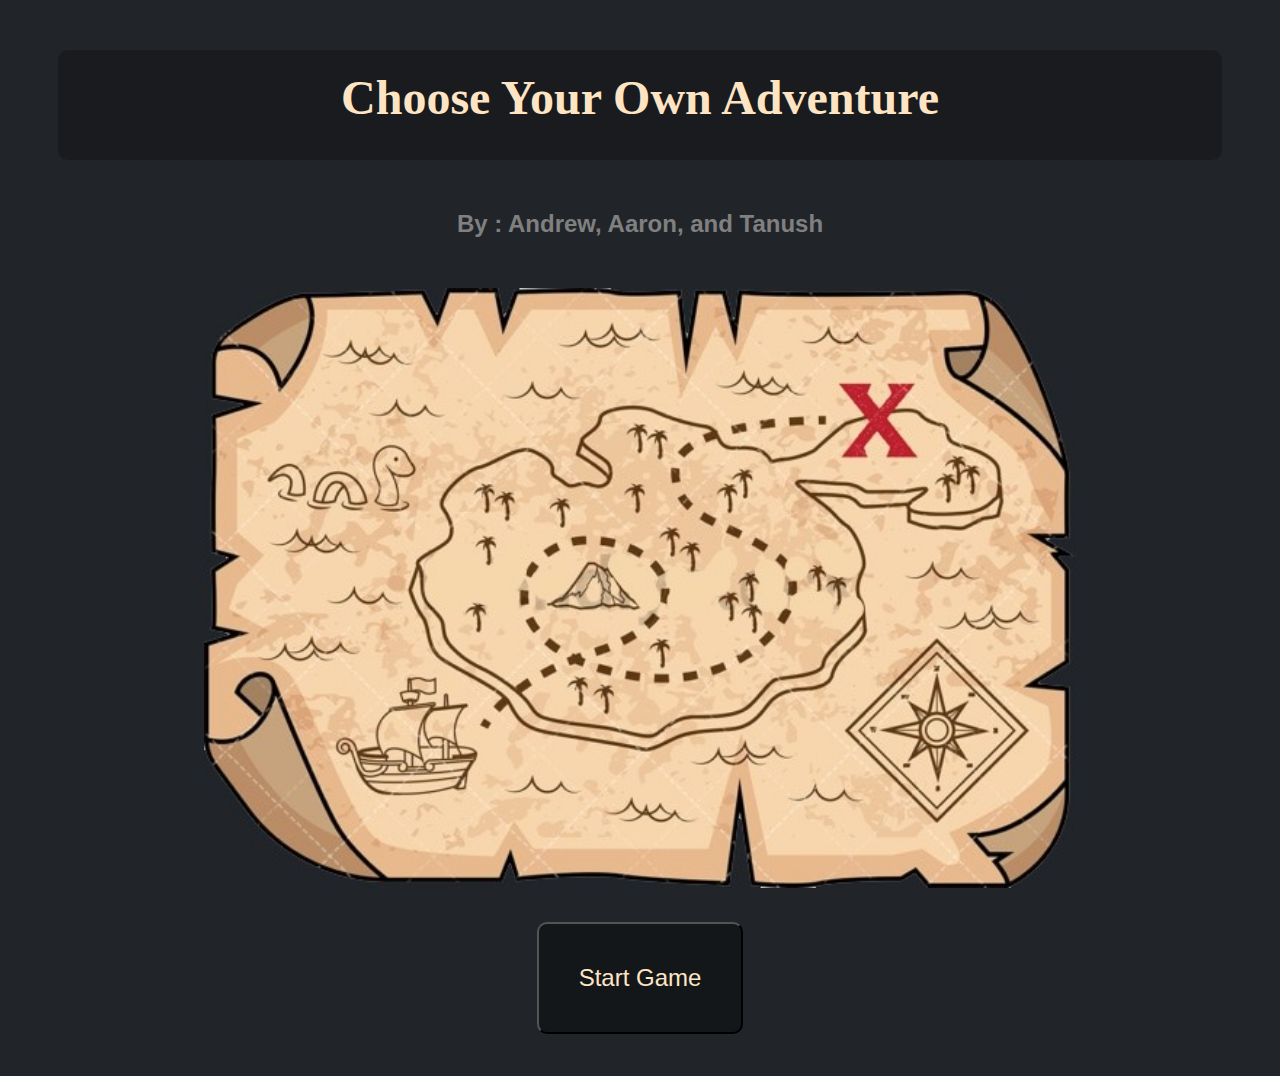
<file: index.html>
<!DOCTYPE html>
<html lang="en">
  <head>
    <meta charset="UTF-8" />
    <meta name="viewport" content="width=device-width, initial-scale=1.0" />
    <title>CYOApageHOME</title>
    <link rel="stylesheet" href="style/styles.css" />
  </head>
  <body>
    <h1> Choose Your Own Adventure </h1> 
    <h2 class="centerText"> By : Andrew, Aaron, and Tanush</h2>

    <div class="imageformat">
      <img src="/assests/7-treasure-map-cartoon-clipart-600x413.jpg" alt="tresure map" height="600px">
    </div>

    <div class="centerButton">
      <a href="./pages/Rparkorchill.html"
      ><button class="buttonOptions">Start Game</button></a
    >
    </div>
  </body>
</html>
</file>
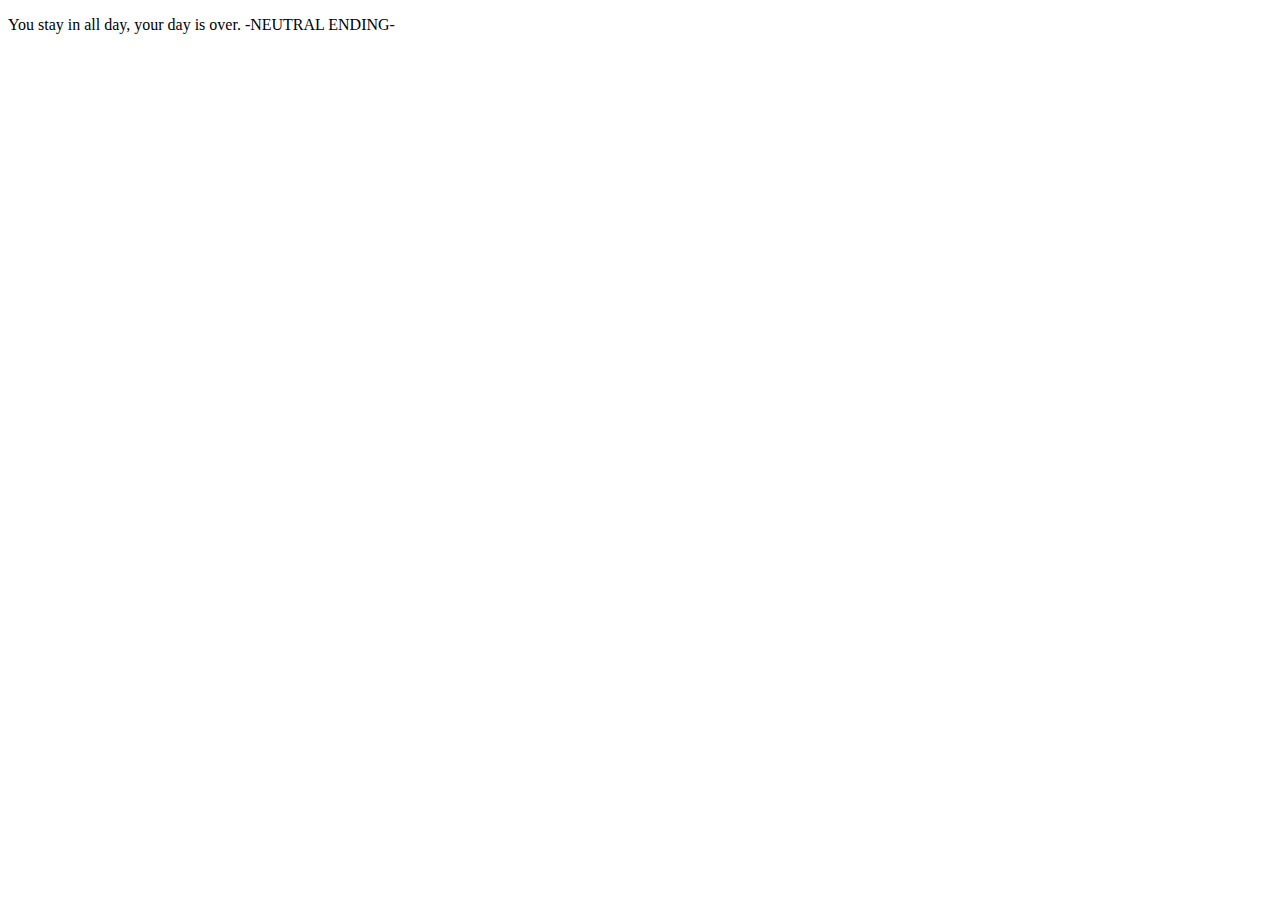
<file: index2.html>
<!DOCTYPE html>
<html lang="en">
<head>
    <meta charset="UTF-8">
    <meta name="viewport" content="width=device-width, initial-scale=1.0">
    <title>CYOApageNEUTRAL</title>
</head>
<body>

<p>You stay in all day, your day is over. -NEUTRAL ENDING-</p>
    
</body>
</html>
</file>
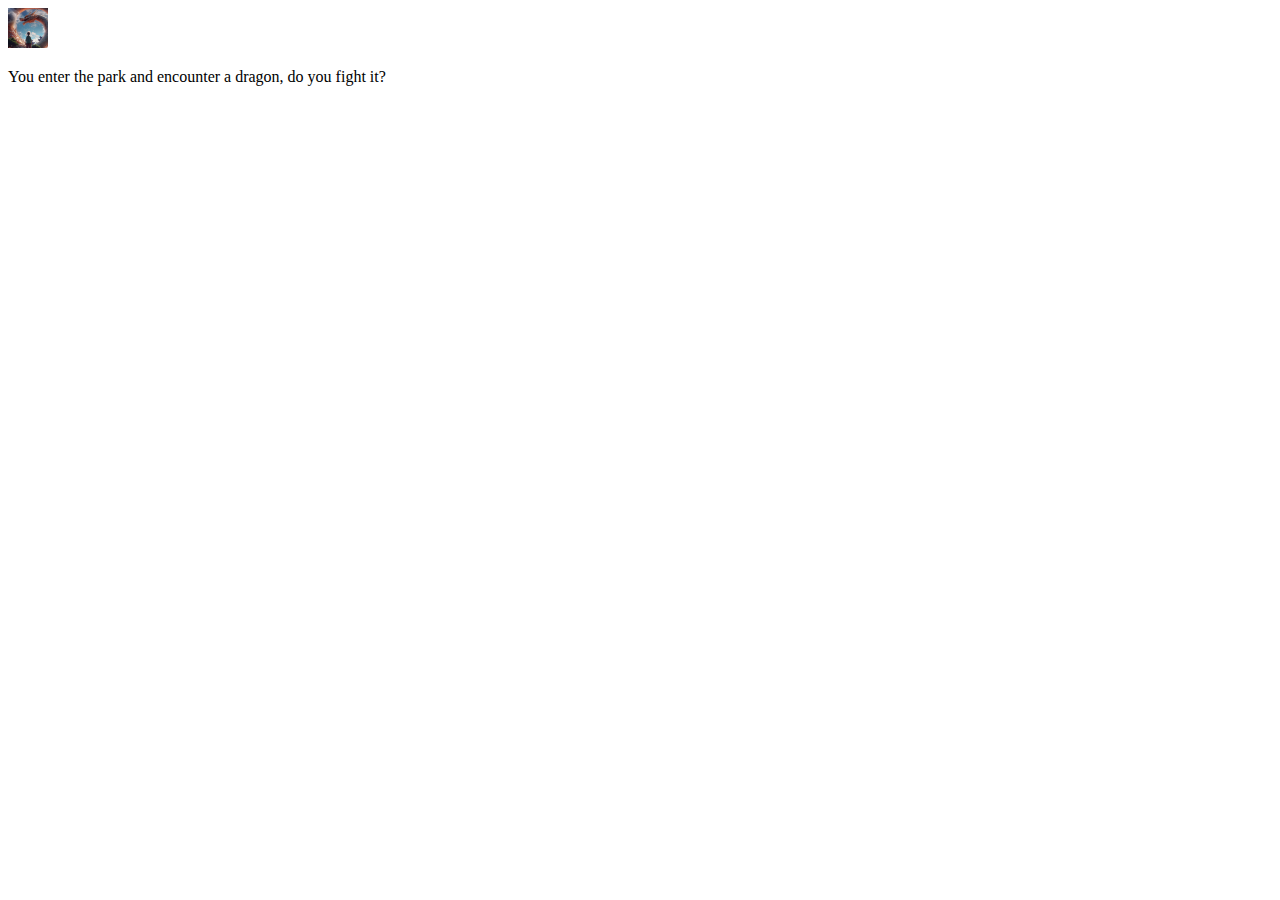
<file: index3.html>
<!DOCTYPE html>
<html lang="en">
  <head>
    <meta charset="UTF-8" />
    <meta name="viewport" content="width=device-width, initial-scale=1.0" />
    <title>CYOApageDRAGON</title>
  </head>
  <body>
    <img
      src="./assests/dragoncyoa.jpg"
      alt="dragon in the park"
      height="40px"
    />
    <p>You enter the park and encounter a dragon, do you fight it?</p>
  </body>
</html>
</file>
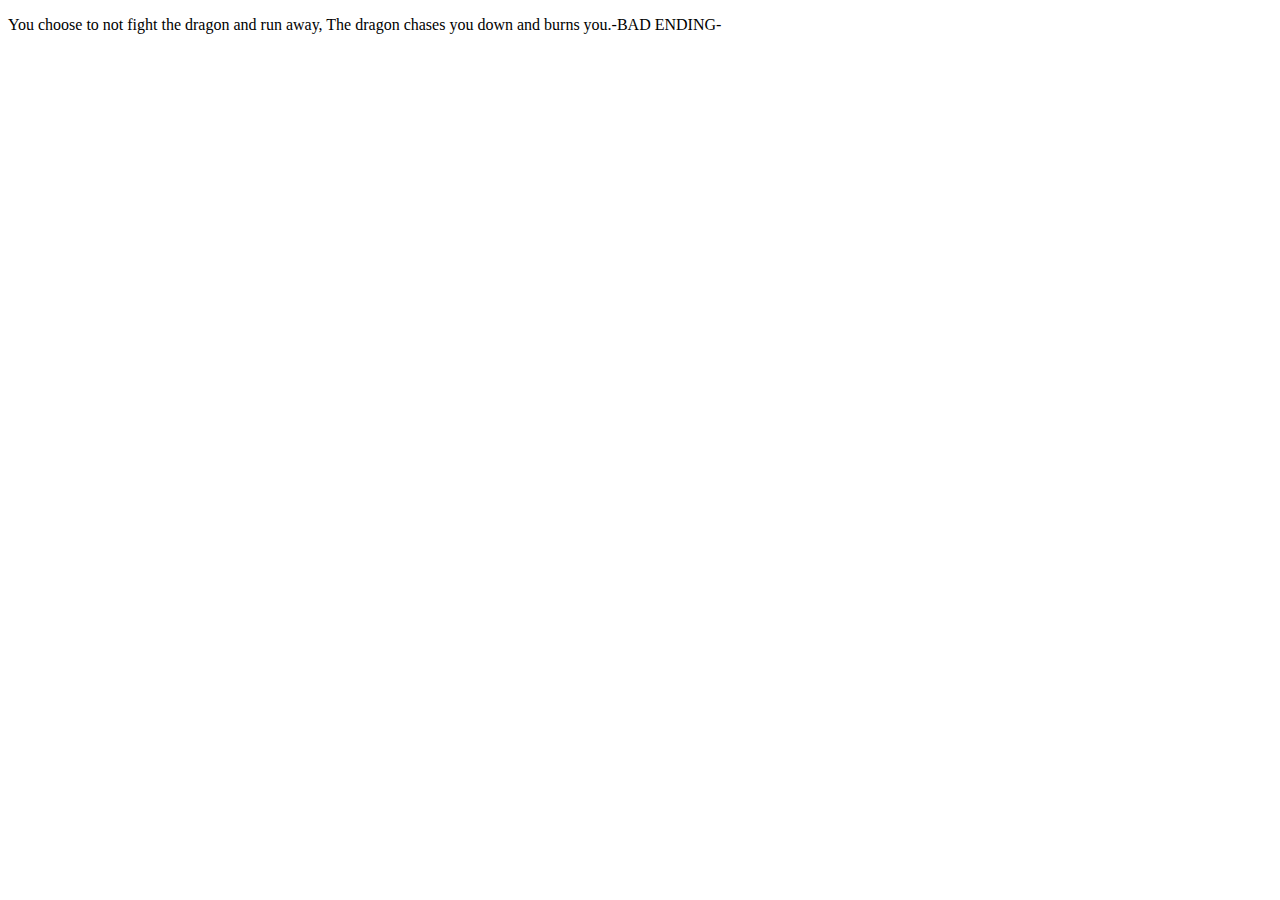
<file: index5.html>
<!DOCTYPE html>
<html lang="en">
  <head>
    <meta charset="UTF-8" />
    <meta name="viewport" content="width=device-width, initial-scale=1.0" />
    <title>CYOApageBAD</title>
  </head>
  <body>
    <p>
      You choose to not fight the dragon and run away, The dragon chases you
      down and burns you.-BAD ENDING-
    </p>
  </body>
</html>
</file>
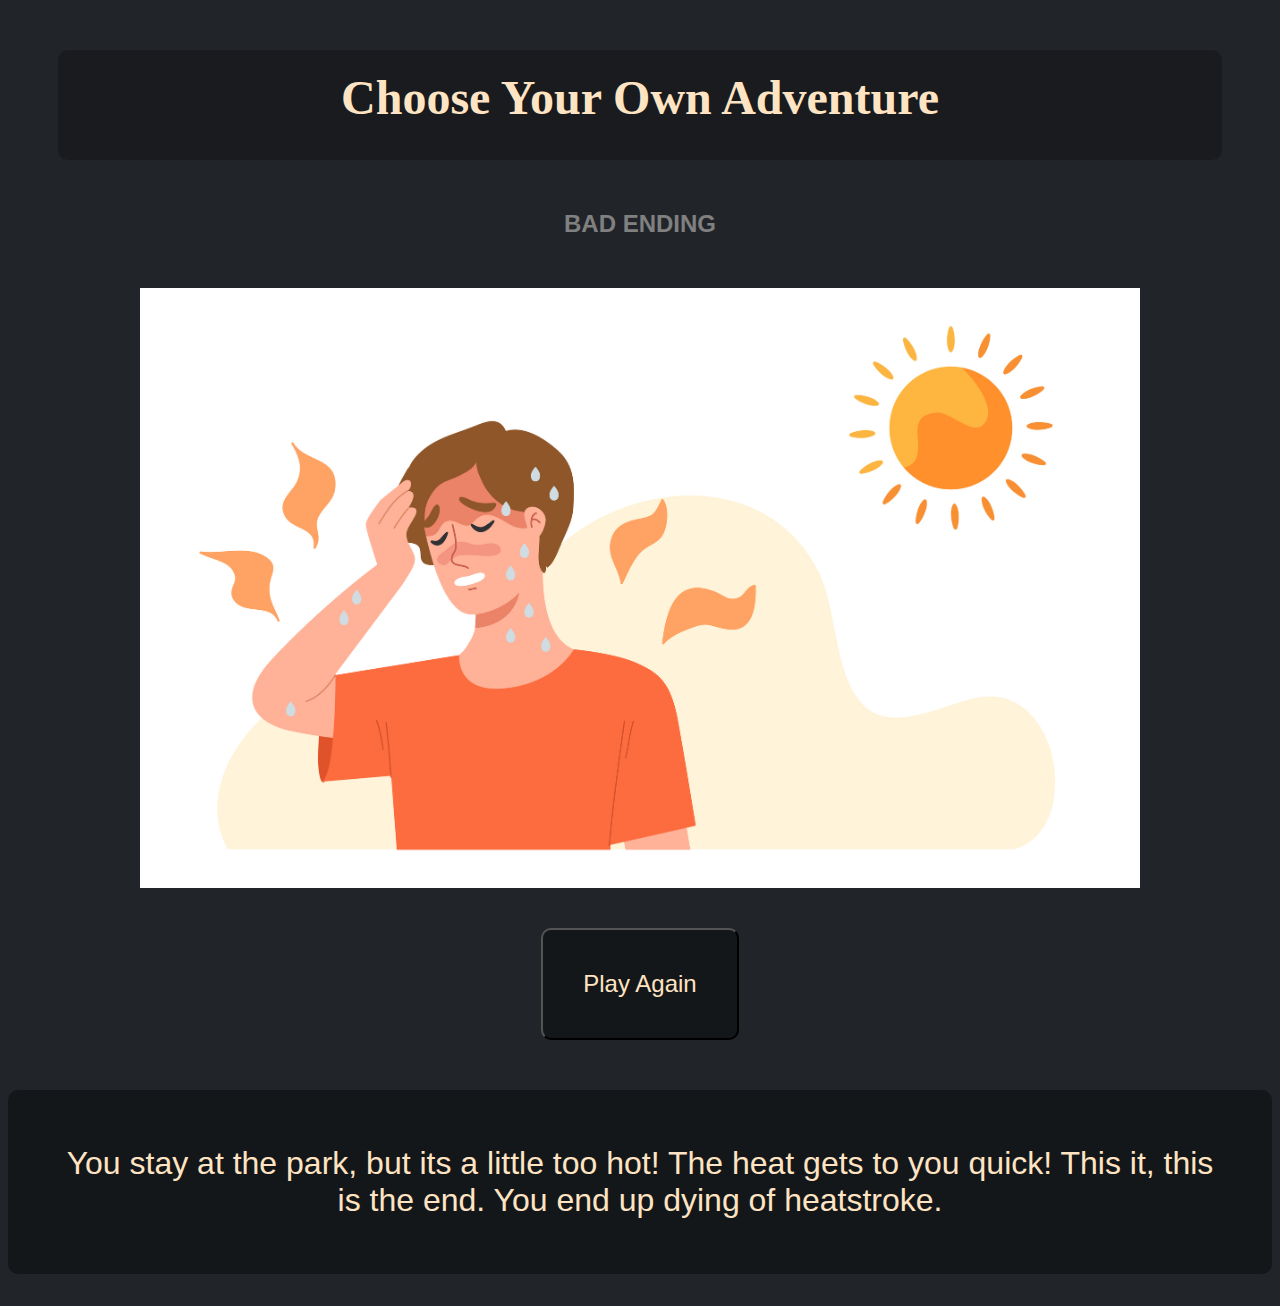
<file: pages/Abadending2.html>
<!DOCTYPE html>
<html lang="en">
<head>
    <meta charset="UTF-8">
    <meta name="viewport" content="width=device-width, initial-scale=1.0">
    <title>Document</title>
    <link rel="stylesheet" href="../style/styles.css">
</head>
<body>
    <!-- Bad ending 2 -->
        <h1> Choose Your Own Adventure </h1>
        <h2> BAD ENDING</h2>

        <div class="imageformat">
            <img src="/assests/DyingOfHeat.jpg" alt="man sweating in heat" height="600px">
        </div>
        
    <div id="buttonContainer" class="buttonOption1">
        <div class="replayButtonContainer">
            <a href="./Rparkorchill.html"> <button class="buttonOptions"> Play Again </button> </a>
        </div>
    </div>

    <p class="centerText"> You stay at the park, but its a little too hot! The heat gets to you quick! This it, this is the end. You end up dying of heatstroke. </p>
    
</body>
</html>
</file>
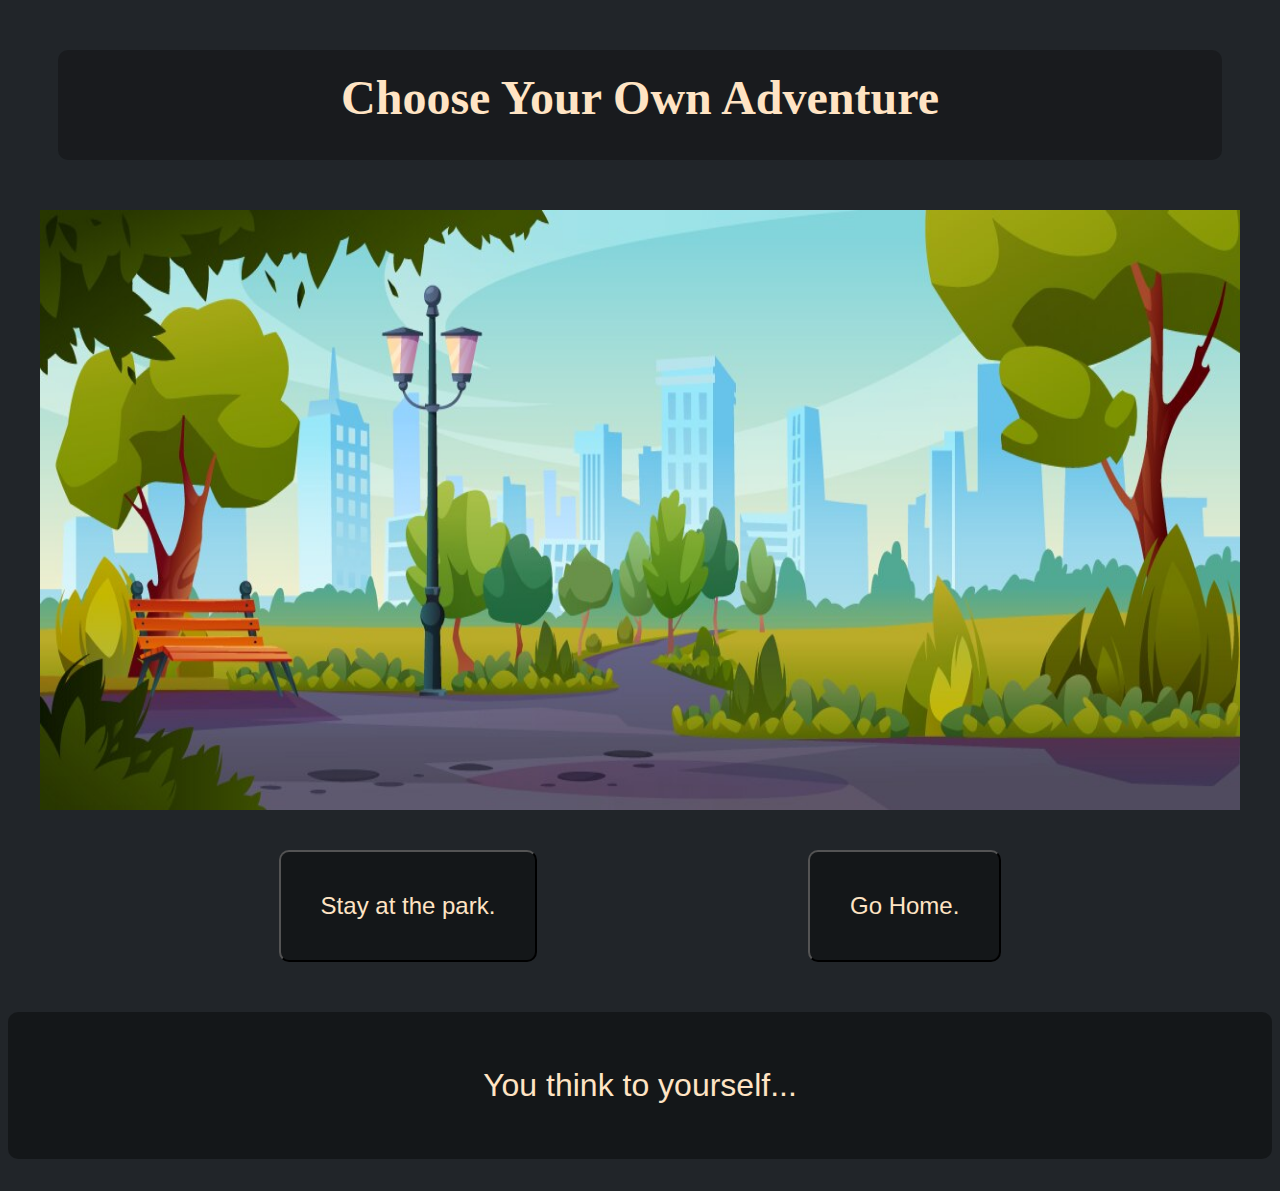
<file: pages/Astayorhome.html>
<!DOCTYPE html>
<html lang="en">
<head>
    <meta charset="UTF-8">
    <meta name="viewport" content="width=device-width, initial-scale=1.0">
    <title>Document</title>
    <link rel="stylesheet" href="../style/styles.css">
</head>
<body >
    <!-- Stay Home -->
    <h1> Choose Your Own Adventure </h1>

    <div class="imageformat">
        <img src="/assests/parkcyoa.jpg" alt="park landscape" height="600px" width="1200px">
    </div>
    <div id="buttonContainer" class="buttonOption1">     

        <!-- <a href="./Nicecream.html"><button class="buttonOptions"> Fight the dragon.</button></a> -->
        <a href="./Abadending2.html"><button class="buttonOptions"> Stay at the park.</button></a>
        <a href="./Rgoodending2.html"><button class="buttonOptions"> Go Home.</button></a>
    </div>

    <p class="centerText"> You think to yourself... </p>
</body>
</html>
</file>
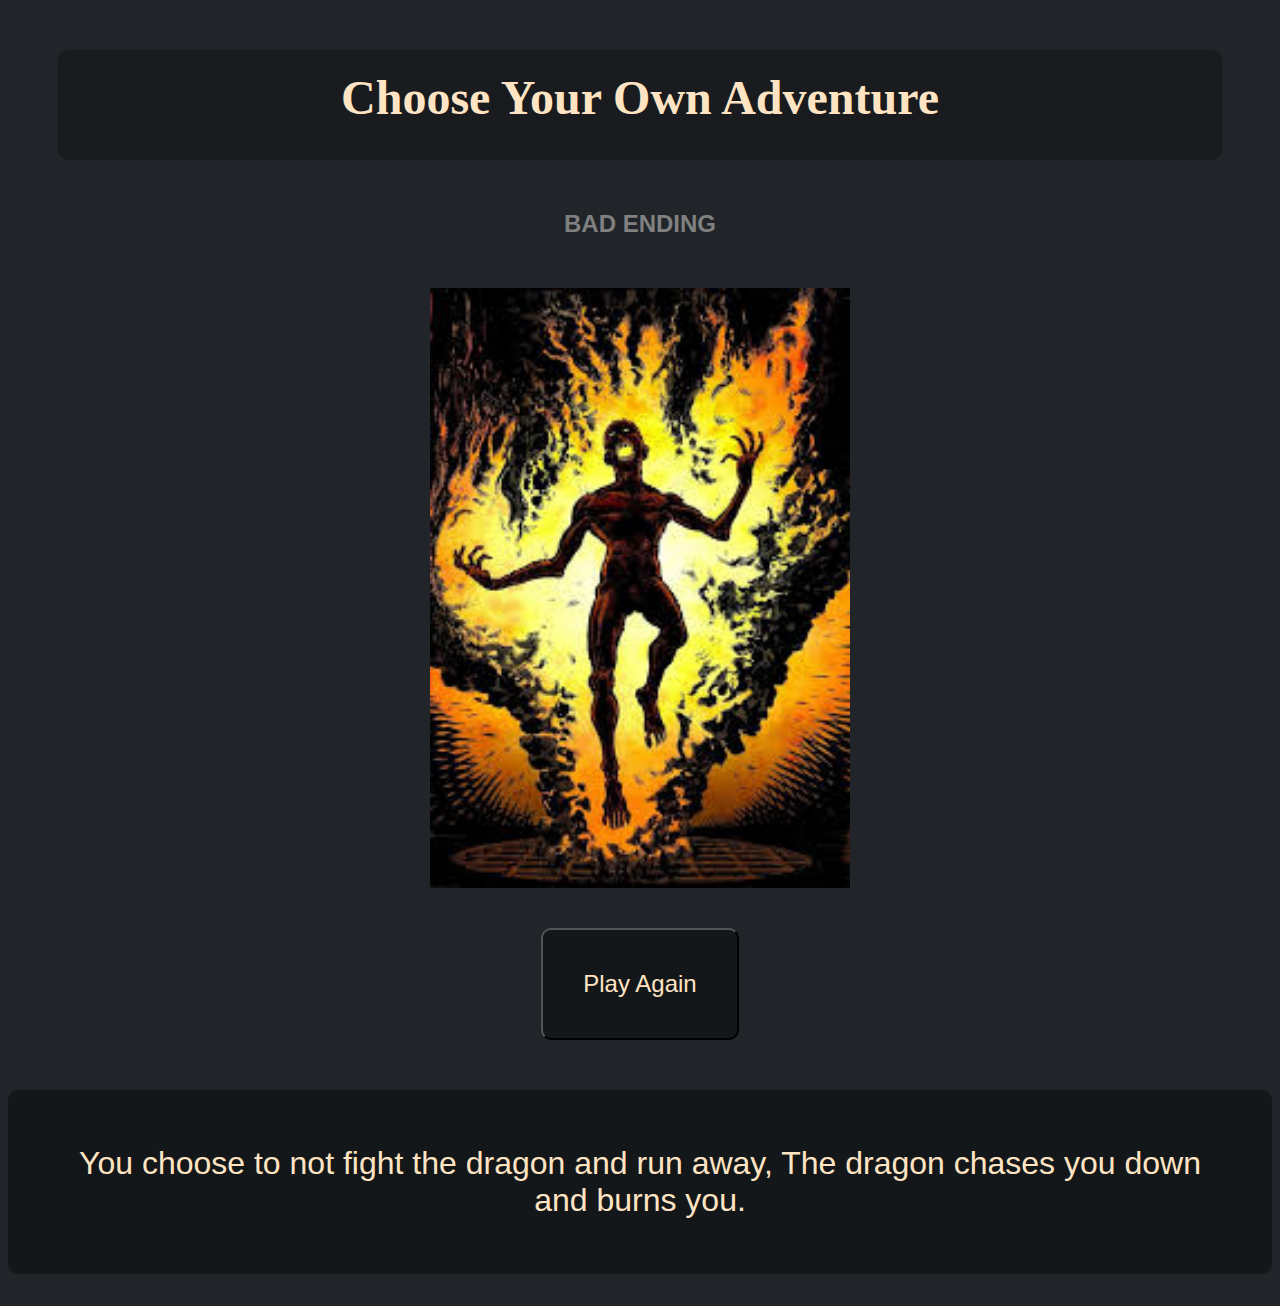
<file: pages/Nbadending1.html>
<!DOCTYPE html>
<html lang="en">
  <head>
    <meta charset="UTF-8" />
    <meta name="viewport" content="width=device-width, initial-scale=1.0" />
    <title>CYOApageBAD</title>
    <link rel="stylesheet" href="/style/styles.css" />
  </head>
  <body>
    <h1> Choose Your Own Adventure </h1>
    <h2>BAD ENDING</h2>
    <div class="imageformat">
  
      <img src="/assests/burningguy.jpeg" alt="BurningGuy" height="600px" >
    </div>
   <!-- Bad Ending 1 -->
    <div id="buttonContainer" class="buttonOption1">
      <a href="/index.html"
        ><button class="buttonOptions">Play Again</button></a
      >
    </div>
    <!--centering -->
    <p class="centerText">
      You choose to not fight the dragon and run away, The dragon chases you
      down and burns you.
    </p>
  </body>
</html>
</file>
<file: style/styles.css>
﻿/* To Do
    Add image class
    make buttons functional
*/

body {
    background-color: rgb(33, 37, 41);
  
  }
  .centerText {
    display: flex;
    justify-content: center;
  }
  /* ----------------------------Tittle Page ---------------------*/ 
  h1 {
    font-size: 3rem;
    display: flex;
  justify-content: center;
  padding: 20px;
  margin: 50px;
  height: 70px;
  background-color: rgba(7, 7, 7, 0.301);
  border-radius: 10px;
  color: bisque;
}
h2 {
  font-family: "Lucida Sans", "Lucida Sans Regular", "Lucida Grande",
    "Lucida Sans Unicode", Geneva, Verdana, sans-serif;
    display: flex;
    justify-content: center;
    color: grey;
}

.centerButton {
  display: flex;
  justify-content: center;
  align-items: center;
  height: 20vh;
}
.startGameButton {
  font-size: 1.5rem;
  text-align: center;
  padding: 10px;
  background-color: rgba(0, 0, 0, 0.37);
  border-radius: 10px;
}
/* -------------------------- Game buttons and text Page --------------------*/
.buttonOptions {
  font-size: 1.5rem;
  text-align: center;
  padding: 40px;
  background-color: rgba(0, 0, 0, 0.37);
  border-radius: 10px;
  color: bisque;
}
#buttonContainer {
  display: flex;
  margin-top: 40px;
  justify-content: space-evenly;
}
/* Story Text */
p {
  display: flex;
  justify-content: center;
  font-family: 'Lucida Sans', 'Lucida Sans Regular', 'Lucida Grande', 'Lucida Sans Unicode', Geneva, Verdana, sans-serif;
  font-size: 2rem;
  padding: 55px;
  margin-top: 50px;
  text-align: center;
  background-color: rgba(0, 0, 0, 0.37);
  border-radius: 10px;
  color: bisque;
}
/* ------------------------------- End Screen ------------------------------*/
.replayButtonContainer {
  display: flex;
  justify-content: end;
  align-items: center;
}
.replayButton {
  font-size: 1.5rem;
  text-align: center;
  padding: 20px;
  margin-right: 300px;
  background-color: rgba(0, 0, 0, 0.37);
  border-radius: 10px;
}

.imageformat {
  display: flex;
  justify-content: center;
  margin-top: 50px;
}
</file>
